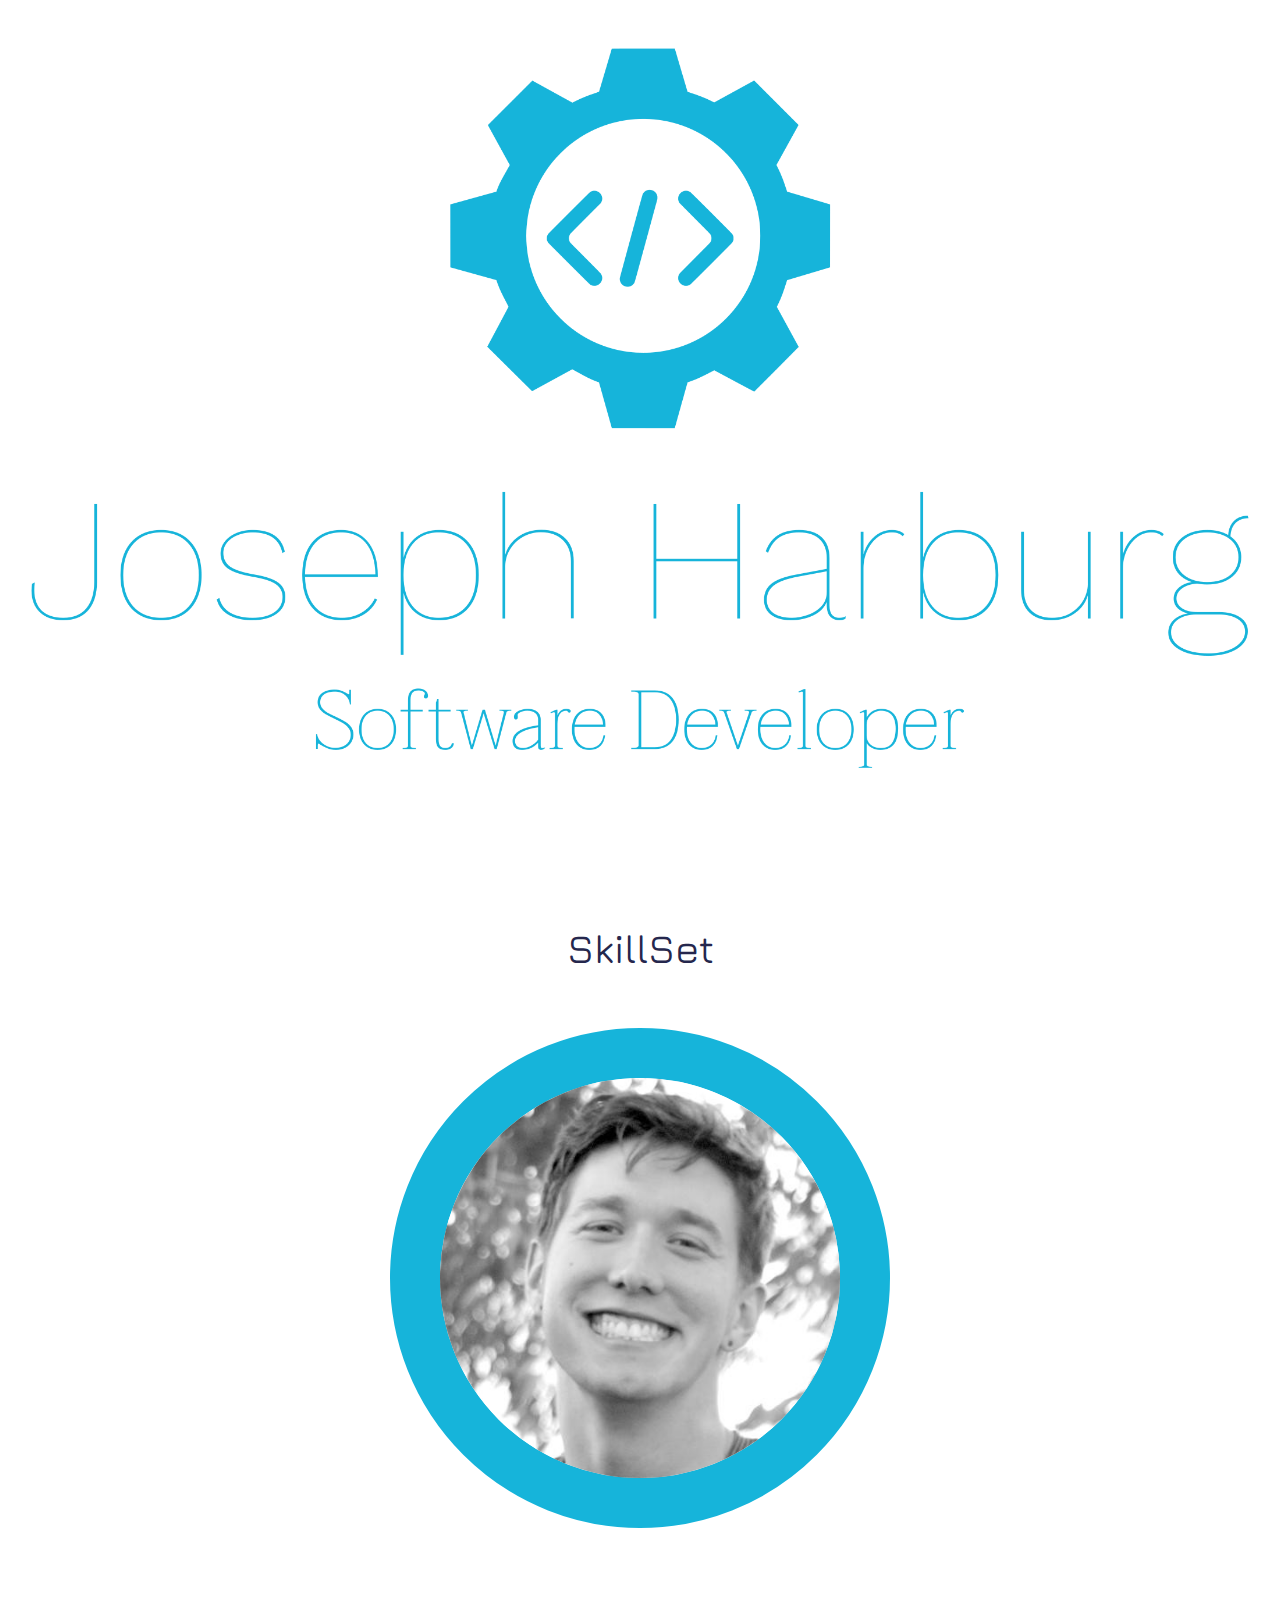
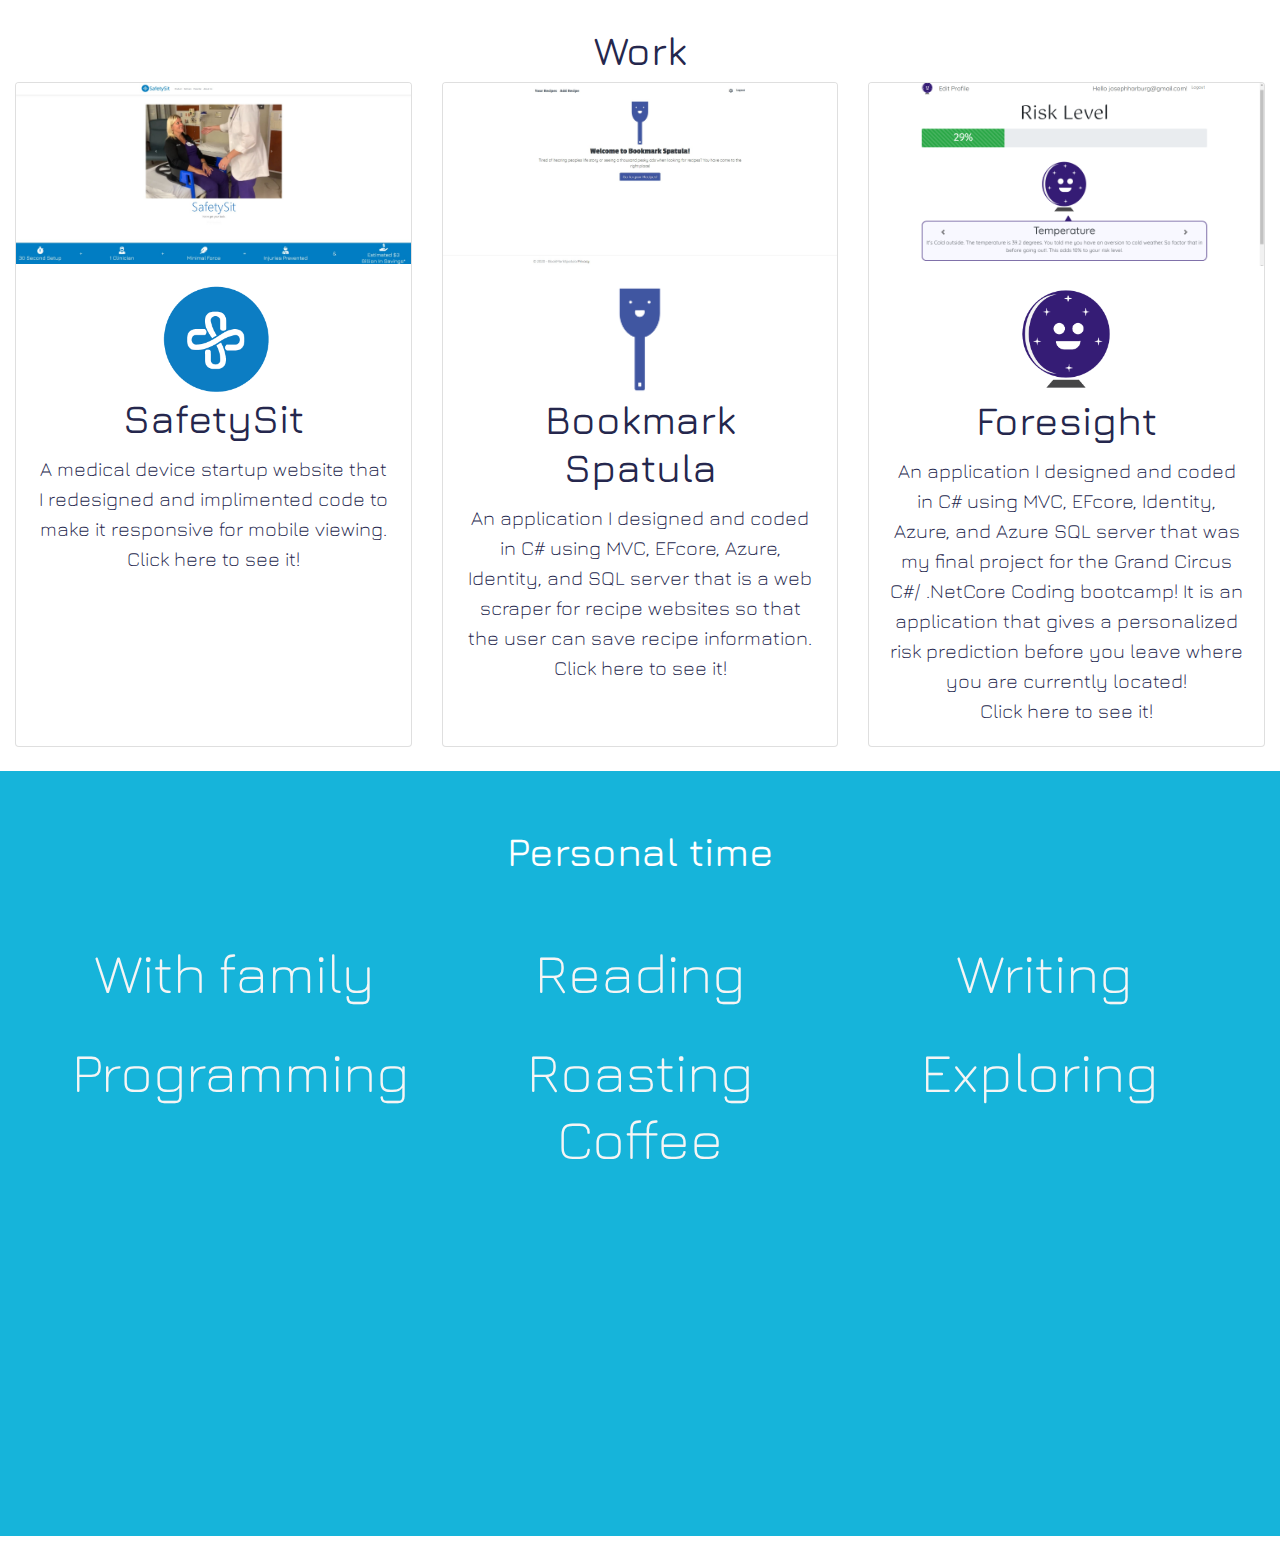
<file: index.html>
<!DOCTYPE html>
<html lang="en">
<head>
    <meta name="viewport"
          content="width=device-width, initial-scale=1, shrink-to-fit=no" />

    <!-- Bootstrap CSS -->
    <link rel="stylesheet" href="https://stackpath.bootstrapcdn.com/bootstrap/4.4.1/css/bootstrap.min.css" integrity="sha384-Vkoo8x4CGsO3+Hhxv8T/Q5PaXtkKtu6ug5TOeNV6gBiFeWPGFN9MuhOf23Q9Ifjh" crossorigin="anonymous">
    <title>Joseph Harburg</title>
    <link href="https://fonts.googleapis.com/css?family=Jura|Anton|Roboto|Patua+One&display=swap" rel="stylesheet">
    <link rel="stylesheet"
          href="https://use.fontawesome.com/releases/v5.8.1/css/all.css"
          integrity="sha384-50oBUHEmvpQ+1lW4y57PTFmhCaXp0ML5d60M1M7uH2+nqUivzIebhndOJK28anvf"
          crossorigin="anonymous" />
    <link rel="stylesheet" href="css/app.css" />
    <link rel="shortcut icon" href="imgs/faviconlogo.png" type="image/png">
</head>
<body>
    <!--<div class="bgwrapper">
        <video class="mov" playsinline autoplay muted loop src="imgs/typing.mov">
        </video>
    </div>
    <div class="hoverlay">
    </div>-->
    <div class="container-fluid header pt-5">
        <div class="jumbotron-fluid text-center">
            <img class="nameLogo" src="imgs/nameLOGO.png" />
            <!--<h1 class="display-1 text-center heading" style="color:#25274D;">
                <br />
                Joseph Harburg
            </h1>
            <h4 class="display-4 text-center Dev">Software Developer </h4>
            <br />-->

        </div>
    </div>

    <div class="container pt-5">
        <h1 class=" text-center display-1 technical" style="color:#25274D;"><i class="fas fa-laptop-code"></i></h1>
        <h1 class="text-center aboutmeh" style="color:#25274D;">SkillSet</h1>

        <div class="container pt-5">
            <div class="row justify-content-md-center">
                <div class="col zLeft">
                    <h1 class="bulletsleft"><span class="badge bgl "><a href="https://github.com/josephharburg/MidTermLibrary" target="_blank">&#x276E; C#/.Net Core &#x276F;</a></span> </h1>
                    <h1 class="bulletsleft"><span class="badge bgl "><a href="https://github.com/josephharburg/JSDiceGame" target="_blank"> &#x276E; Javascript &#x276F;</a></span></h1>
                    <h1 class="bulletsleft"><span class="badge bgl "><a href="https://github.com/josephharburg/CoffeeShopApp" target="_blank">&#x276E; EF Core &#x276F;</a></span></h1>
                    <h1 class="bulletsleft"><span class="badge bgl "><a href="http://www.safetysit.info/index.html" target="_blank">&#x276E; HTML/CSS &#x276F;</a></span> </h1>

                </div>

                <div class="col col-auto align-self-center removeitem">
                    <img src="imgs/profilepic.png"
                         class="mainimg animation-img"
                         alt="img" />
                </div>

                <div class="col zRight">
                    <h1 class="bulletsright"><span class="badge bgr"><a href="http://bookmarkspatula.com" target="_blank">&#x276E; MVC &#x276F;</a></span></h1>
                    <h1 class="bulletsright"><span class="badge bgr"><a href="https://github.com/josephharburg/SQL-ServerPractice" target="_blank">&#x276E; SQL Server &#x276F;</a></span></h1>
                    <h1 class="bulletsright"><span class="badge bgr"><a href="https://github.com/josephharburg" target="_blank">&#x276E; Git/ Github  &#x276F;</a></span> </h1>
                    <h1 class="bulletsright"><span class="badge bgr"><a href="pages/bootstrap2.html" target="_blank">&#x276E; Bootstrap &#x276F;</a></span> </h1>
                </div>
            </div>


        </div>
    </div>
    <div class="container-fluid">
        <h1 class=" text-center display-1 technical" style="color:#25274D;"><i class="far fa-file-code"></i></h1>
        <h1 class="text-center aboutmeh" style="color:#25274D;">Work</h1>
        <div class="card-deck">
            <div class="card">
                <img class="card-img-top" src="imgs/ss.jpg" />
                <div class="card-body text-center aboutmeh">
                    <a class="text-center" href="http://www.safetysit.info/index.html"><img src="imgs/favicon1.png" height="110" /></a>
                    <h1 class="card-title text-center">SafetySit</h1>
                    <p class="card-text lead text-center">
                        A medical device startup website that I redesigned and implimented code to make it responsive for mobile viewing.<br />
                        <a class="text-center" href="http://www.safetysit.info/index.html">Click here to see it!</a>
                    </p>

                </div>
            </div>
            <div class="card">
                <img class="card-img-top" src="imgs/bks.jpg" />
                <div class="card-body text-center aboutmeh">
                    <a class="text-center" href="http://bookmarkspatula.com"><img src="imgs/spatulaGuy.png" height="110" /></a>
                    <h1 class="card-title text-center">Bookmark Spatula</h1>
                    <p class="card-text lead text-center">
                        An application I designed and coded in C# using MVC, EFcore, Azure, Identity, and SQL server that is a web scraper for recipe websites so that the user can save recipe information.
                        <br /><a class="text-center" href="http://bookmarkspatula.com">Click here to see it!</a>
                    </p>

                </div>
            </div>
            <div class="card">
                <img class="card-img-top" src="imgs/predict.png" />
                <div class="card-body text-center aboutmeh">
                    <a class="text-center" href="https://foresightgc.azurewebsites.net"><img src="imgs/foresight.png" height="110"/></a>
                    <h1 class="card-title text-center">Foresight</h1>
                    <p class="card-text lead text-center">
                        An application I designed and coded in C# using MVC, EFcore, Identity, Azure, and Azure SQL server that was my final project for the Grand Circus C#/ .NetCore Coding bootcamp! 
                        It is an application that gives a personalized risk prediction before you leave where you are currently located! 
                        <br /><a class="text-center" href="https://foresightgc.azurewebsites.net">Click here to see it!</a>
                    </p>

                </div>
            </div>
        </div>
    </div>
    <br />
    <div class="container-fluid about p-5 " style="background-color:#16B4DA;">
        <div class="jumbotron-fluid text-center pb-5">
            <h1 class=" text-center display-1 technical text-white" ><i class="far fa-clock"></i></h1>
            <h1 class="text-center text-white aboutmeh">Personal time</h1>
            <div class="mx-auto mt-5">
                <div class="row text-white">
                    <div class="col col-lg text-center display-4 p-3 aboutme">
                        <a class="aboutlink" href="imgs/family.gif" target="_blank">
                            <div> <i class="fas fa-users"></i></div>
                            <div>With family</div>
                        </a>

                    </div>
                    <div class="col col-lg text-center p-3 aboutme display-4">
                        <a class="aboutlink" href="https://www.goodreads.com/user/show/109711609-joseph-harburg" target="_blank">
                            <div> <i class="fas fa-book"></i></div>
                            <div>Reading</div>
                        </a>
                    </div>
                    <div class="col col-lg text-center p-3 display-4 aboutme">
                        <a class="aboutlink" href="https://explorationsofthedivine.wordpress.com/" target="_blank">
                            <div> <i class="fas fa-pen"></i></div>
                            <div>Writing</div>
                        </a>
                    </div>
                </div>

                <div class="row p-2 text-white">
                    <div class="col col-lg display-4 p-2 aboutme text-center">
                        <a class="aboutlink" href="https://www.github.com/josephharburg" target="_blank">
                            <div> <i class="fas fa-laptop"></i></div>
                            <div> Programming</div>
                        </a>
                    </div>
                    <div class="col col-lg display-4 p-2 aboutme text-center">
                        <a class="aboutlink" href="imgs/coffee.jpeg" target="_blank">
                            <div><i class="fas fa-mug-hot"></i></div>
                            <div> Roasting Coffee </div>

                        </a>
                    </div>
                    <div class="col col-lg display-4 p-2 aboutme text-center">
                        <a class="aboutlink" href="imgs/exploring.JPG" target="_blank">
                            <div><i class="fas fa-hiking"></i> </div>
                            <div>Exploring</div>
                        </a>
                    </div>
                </div>
            </div>
        </div>
    </div>
   
    <div class="container padding">
        <div class="row">
            <div class="mx-auto">
                <span>
                    <a href="mailto:josephharburg@gmail.com" target="_blank">
                        <i class="fas fa-envelope fat"></i>
                    </a>
                    <a href="https://github.com/josephharburg" target="_blank">
                        <i class="fab fa-github fat"></i>
                    </a>
                    <a href="https://www.linkedin.com/in/joseph-harburg-82568971/"
                       target="_blank">
                        <i class="fab fa-linkedin fat "></i>
                    </a>
                    <a href="https://josephharburg.wordpress.com" target="_blank">
                        <i class="fab fa-wordpress fat"></i>
                    </a>
                    <!--<a href="https://twitter.com/JosephHarburg" target="_blank">
                        <i class="fab fa-twitter fat"></i>
                    </a>-->
                    <!--<a href="https://facebook.com/Josephharburg" target="_blank">
                        <i class="fab fa-facebook fat"></i>
                    </a>-->
                </span>
            </div>
        </div>
    </div>

    <script src="https://code.jquery.com/jquery-3.3.1.slim.min.js"
            integrity="sha384-q8i/X+965DzO0rT7abK41JStQIAqVgRVzpbzo5smXKp4YfRvH+8abtTE1Pi6jizo"
            crossorigin="anonymous"></script>
    <script src="https://cdnjs.cloudflare.com/ajax/libs/popper.js/1.14.7/umd/popper.min.js"
            integrity="sha384-UO2eT0CpHqdSJQ6hJty5KVphtPhzWj9WO1clHTMGa3JDZwrnQq4sF86dIHNDz0W1"
            crossorigin="anonymous"></script>
    <script src="https://stackpath.bootstrapcdn.com/bootstrap/4.3.1/js/bootstrap.min.js"
            integrity="sha384-JjSmVgyd0p3pXB1rRibZUAYoIIy6OrQ6VrjIEaFf/nJGzIxFDsf4x0xIM+B07jRM"
            crossorigin="anonymous"></script>
    <script src="js/app.js"></script>
</body>

</html>
</file>
<file: css/app.css>
html {
    font-size: 1rem;
}

@include media-breakpoint-up(sm) {
    html {
        font-size: 1.2rem;
    }
}

@include media-breakpoint-up(md) {
    html {
        font-size: 1.4rem;
    }
}

@include media-breakpoint-up(lg) {
    html {
        font-size: 1.6rem;
    }
}

.mainimg {
    width: 500px;
    border-radius: 50%;
    border: 50px solid #16B4DA;
    height: auto;
    margin-bottom: 10vh;
}

.bgwrapper {
    position: absolute;
    width: 100%;
    height: 60vh;
    overflow: hidden;
    z-index: -100;
}

.hoverlay {
    height: 60vh;
    position: absolute;
    width: 100%;
    z-index: -10;
    background: white;
    opacity: 0.9;
}

.hcontent {
    z-index: 2;
}


.heading {
    font-family: 'Roboto', sans-serif;
    color: #2d2c33;
    font-weight: bold;
}

.subheading {
    color: lightslategrey;
    font-family: 'Anton', sans-serif;
}

a {
    text-decoration: none;
   
}

    a:hover {
        text-decoration: none;
       
        opacity: 0.7;
    }

.aboutme:hover {
    text-decoration: none;
    opacity: 0.7;
    transform: scale(1.5);
}

a.aboutlink:hover {
    text-decoration: none;
    opacity: 0.7;
    transform: scale(1.5);
}

.sized {
    height: 40px;
    padding-top: 15px;
}

.padding {
    padding-top: 20px;
}

@media (max-width: 1000px) {

    .bulletsleft {
        padding-bottom: 2em;
        font-family: Patua One;
        font-size: large;
    }
    img.nameLogo{
        height:20vh;
        width:auto;
    }
    .Dev {
        font-size: larger;
    }

    .subheading {
        font-size: larger;
    }

    .heading {
        font-size: xx-large;
    }

    .mainimg {
        display: none;
    }

    .removeitem {
        display: none;
    }

    .bulletsright {
        text-align: left;
        padding-bottom: 2em;
        font-family: Jura;
        font-size: large;
       
    }
        .bulletsright a {
            color: white;
        }
    .bgwrapper {
        top: 0;
        height: 30vh;
    }

    .mov {
        height: inherit;
        width: inherit;
        display: none;
    }

    .bullets {
        font-size: smaller;
    }

    .technical {
        font-size: large;
    }



    div.header {
        margin-bottom: 0px;
    }

    i.fat {
        font-size: small;
        
        width: 50px;
        height: 40px;
        text-align: center;
        padding-top: 10px;
        border-radius: 3px;
    }

    h1.aboutme {
        font-size: larger;
    }

    div.aboutme {
        font-size: larger;
    }
    h1.aboutmeh {
        font-size: larger;
    }

    div.contact {
        font-size: large;
    }

    div.about {
        height: 600px;
    }
}


.Dev {
    color: #5680EA;
    
}

.GrDes {
    color: #5AB9EA;
   
}


.bulletsleft {
    padding-bottom: 2em;
    font-family: Jura;
    font-size-adjust: inherit;
}
.bulletsleft a{
    color:white;
}
.zLeft{
    display:none;
}
.zRight{
    display: none;
}
.bgl {
    background-color: #5680EA;
}
.bgr {
    background-color: #5680EA;
}



.about {
    height: 85vh;
}

.aboutme {
    font-family: 'Jura', script;
    color: whitesmoke;
}
.aboutme a{
    font-family: 'Jura', script;
    color: whitesmoke;
}
.showthis {
  display: none;
}
.aboutmeh {
    font-family: 'Jura', script;
    color: #25274D;
}
    .aboutmeh a {
        color: #25274D;
        text-decoration: none;
    }
.aboutmeh a:hover {
    opacity: 0.7;
    color: #25274D;
}
.nameLogo{
    max-height:inherit;
    height:80vh;
}
.contact {
    color: #25274D;
}

.header {
    margin-bottom: 100px;
}



.technical {
}


.bulletsright {
    text-align: right;
    padding-bottom: 2em;
    font-family: Jura;
   
}
.bulletsright a{
    color:white;
}

.trythis {
    position: center;
    animation: myOrbit 4s linear infinite;
}

.bullets {
    font-family: Jura;
    justify-content: center;
}

.fat {
    font-size: 50px;
    width: 100px;
    height: 80px;
    text-align: center;
    padding-top: 10px;
    border-radius: 3px;
}

.fatter {
    font-size: 30px;
    width: 40px;
    height: 40px;
    text-align: center;
    padding-top: 5px;
    border-radius: 3px;
}

.fat:hover {
    opacity: 0.7;
}

.fa-facebook {
    background: #3b5998;
    color: white;
}

.fa-twitter {
    background: #55acee;
    color: white;
}

.fa-wordpress {
    background: #000000;
    color: white;
}

.fa-linkedin {
    background: #007bb5;
    color: white;
}

.fa-github {
    background: black;
    color: white;
}

.fa-envelope {
    background: red;
    color: white;
}

@keyframes zoomInLeft {
    from {
        opacity: 0;
        -webkit-transform: scale3d(0.1, 0.1, 0.1) translate3d(-1000px, 0, 0);
        transform: scale3d(0.1, 0.1, 0.1) translate3d(-1000px, 0, 0);
        -webkit-animation-timing-function: cubic-bezier(0.55, 0.055, 0.675, 0.19);
        animation-timing-function: cubic-bezier(0.55, 0.055, 0.675, 0.19);
    }

    60% {
        opacity: 1;
        -webkit-transform: scale3d(0.475, 0.475, 0.475) translate3d(10px, 0, 0);
        transform: scale3d(0.475, 0.475, 0.475) translate3d(10px, 0, 0);
        -webkit-animation-timing-function: cubic-bezier(0.175, 0.885, 0.32, 1);
        animation-timing-function: cubic-bezier(0.175, 0.885, 0.32, 1);
    }
}

.zoomInLeft {
    animation: zoomInLeft 2s normal;
    visibility:visible;
}


@keyframes zoomInRight {
    from {
        opacity: 0;
        -webkit-transform: scale3d(0.1, 0.1, 0.1) translate3d(1000px, 0, 0);
        transform: scale3d(0.1, 0.1, 0.1) translate3d(1000px, 0, 0);
        -webkit-animation-timing-function: cubic-bezier(0.55, 0.055, 0.675, 0.19);
        animation-timing-function: cubic-bezier(0.55, 0.055, 0.675, 0.19);
    }

    60% {
        opacity: 1;
        -webkit-transform: scale3d(0.475, 0.475, 0.475) translate3d(-10px, 0, 0);
        transform: scale3d(0.475, 0.475, 0.475) translate3d(-10px, 0, 0);
        -webkit-animation-timing-function: cubic-bezier(0.175, 0.885, 0.32, 1);
        animation-timing-function: cubic-bezier(0.175, 0.885, 0.32, 1);
    }
}

.zoomInRight {
    visibility: visible;
    animation: zoomInRight 2s normal;
}
.pulse {
    animation: pulse 2s normal;
}

@keyframes pulse {
    from {
        -webkit-transform: scale3d(1, 1, 1);
        transform: scale3d(1, 1, 1);
    }

    50% {
        -webkit-transform: scale3d(1.05, 1.05, 1.05);
        transform: scale3d(1.05, 1.05, 1.05);
    }

    to {
        -webkit-transform: scale3d(1, 1, 1);
        transform: scale3d(1, 1, 1);
    }
}
.bounce {
    animation: bounce 5s normal;
    visibility: visible;
}
@keyframes bounce {
    0%, 20%, 50%, 80%, 100% {
        -moz-transform: translateY(0);
        -ms-transform: translateY(0);
        -webkit-transform: translateY(0);
        transform: translateY(0);
    }

    40% {
        -moz-transform: translateY(-30px);
        -ms-transform: translateY(-30px);
        -webkit-transform: translateY(-30px);
        transform: translateY(-30px);
    }

    60% {
        -moz-transform: translateY(-15px);
        -ms-transform: translateY(-15px);
        -webkit-transform: translateY(-15px);
        transform: translateY(-15px);
    }
}
@keyframes fadeIn {
    from {
        opacity: 0;
    }

    to {
        opacity: 1;
    }
}

.fadeIn {
    animation: fadeIn 2s normal;
    visibility:visible;
}
</file>
